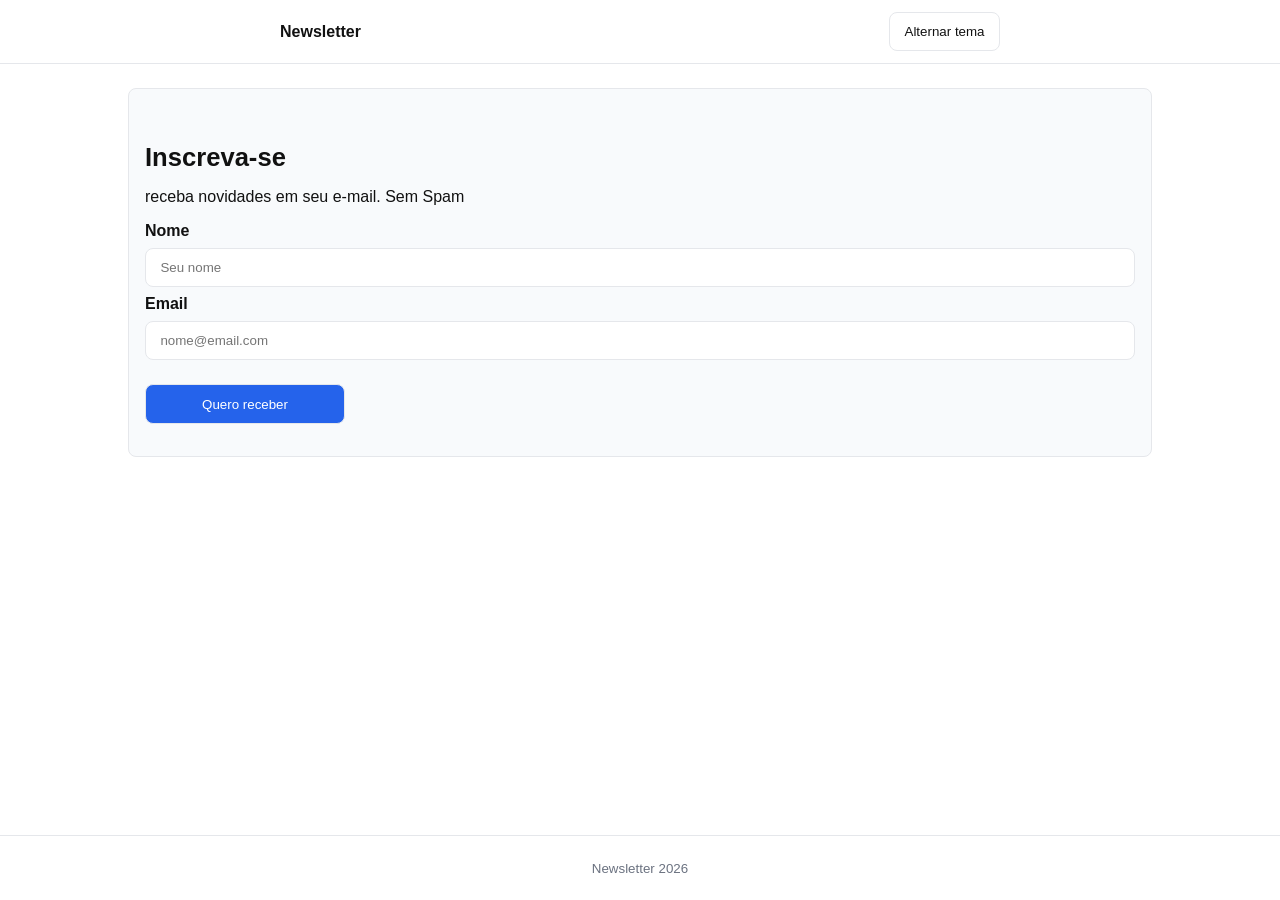
<file: hospedagem/index.html>
<!DOCTYPE html>
<html lang="pt-br">
<head>
    <meta charset="UTF-8">
    <meta name="viewport" content="width=device-width, initial-scale=1.0">
    <title>Newsletter</title>
    <link rel="stylesheet" href="style.css">
    <script src="app.js" defer></script>
</head>
<body>
    <header class="topo">
        <div class="container">
            <strong>Newsletter</strong>
            <button id="btnTema" class="btn">Alternar tema</button>
        </div>
    </header>

    <main class="container">
        <section class="caixa">
            <h1>Inscreva-se</h1>
            <p>receba novidades em seu e-mail. Sem Spam</p>

            <form>
                <label for="Name">Nome</label>
                <input type="text" name="nome" id="nome" placeholder="Seu nome">

                <label for="email">Email</label>
                <input type="email" name="email" id="email" placeholder="nome@email.com">

                <button type="submit" class="btn primario">Quero receber</button>
            </form>
        </section>
    </main>

    <footer class="rodape">
        <div class="container">
            <small>Newsletter <span id="ano"></span></small>
        </div>
    </footer>
</body>
</html>
</file>
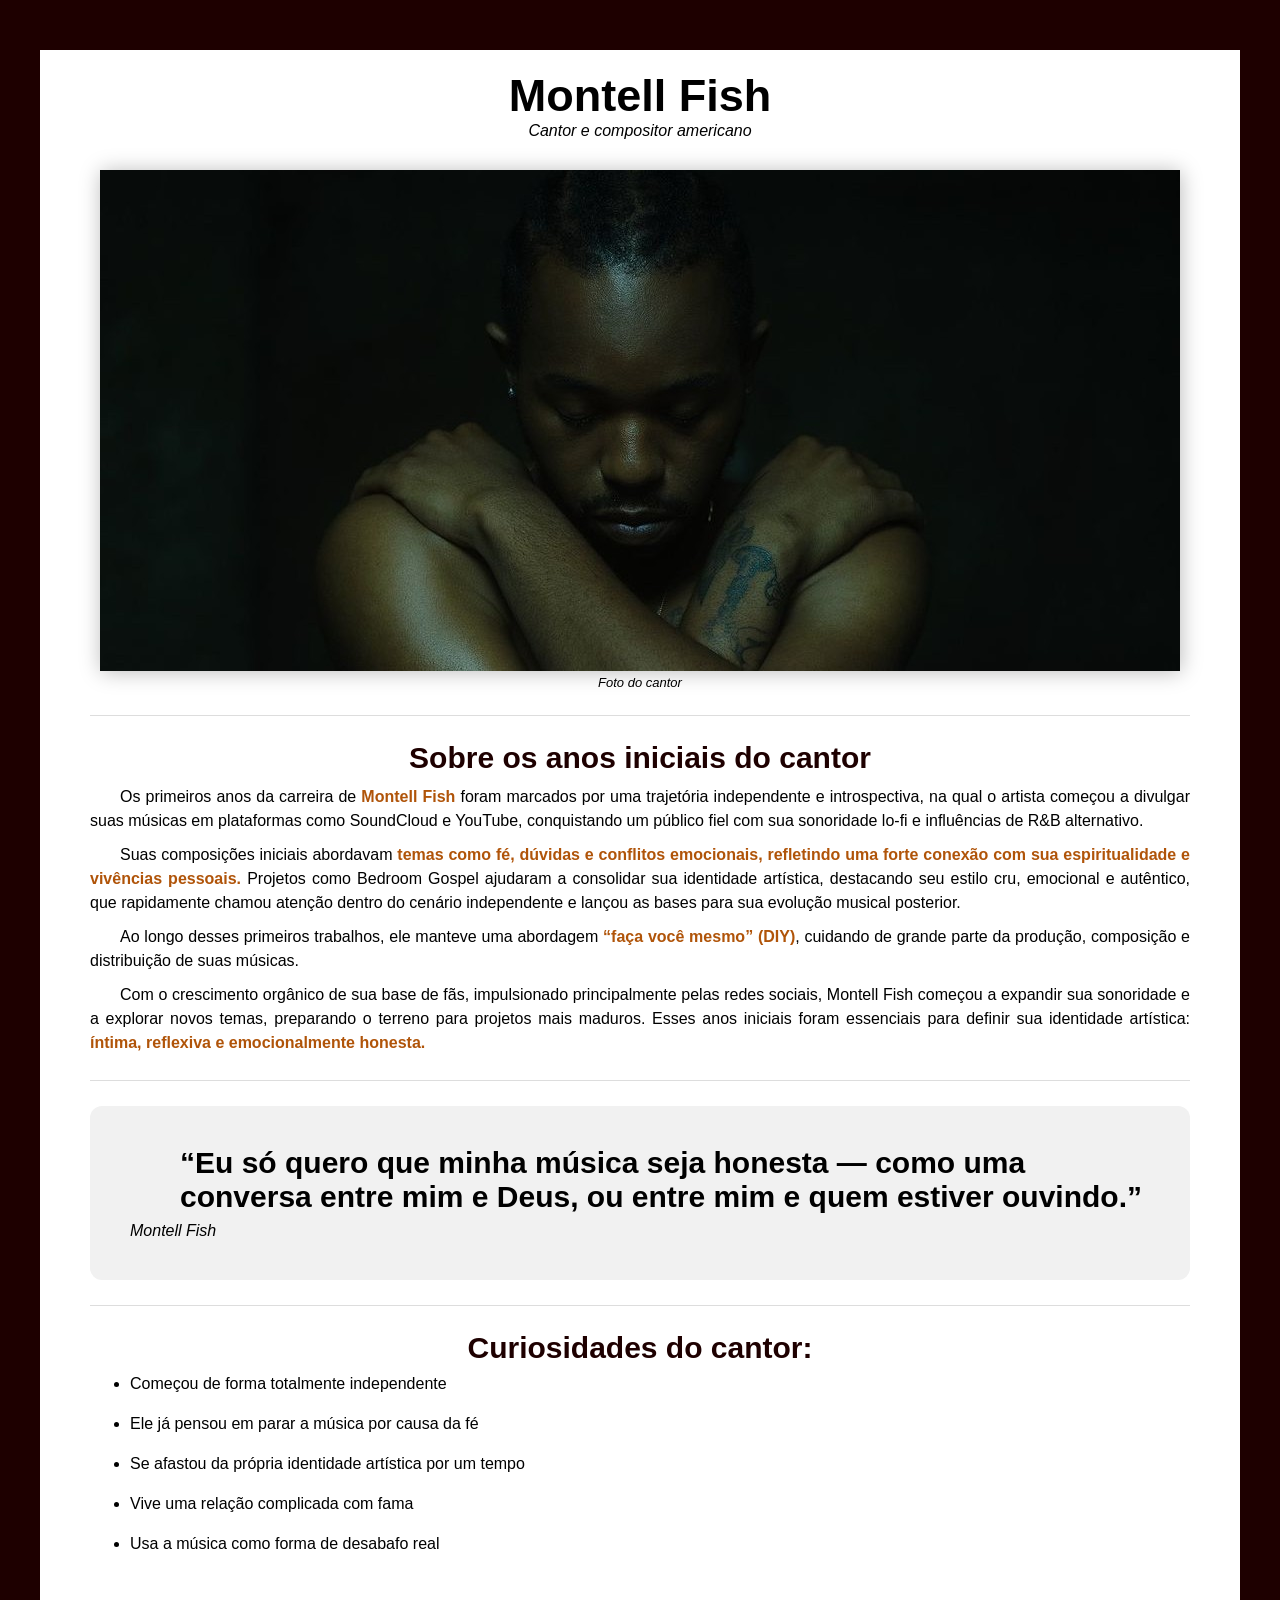
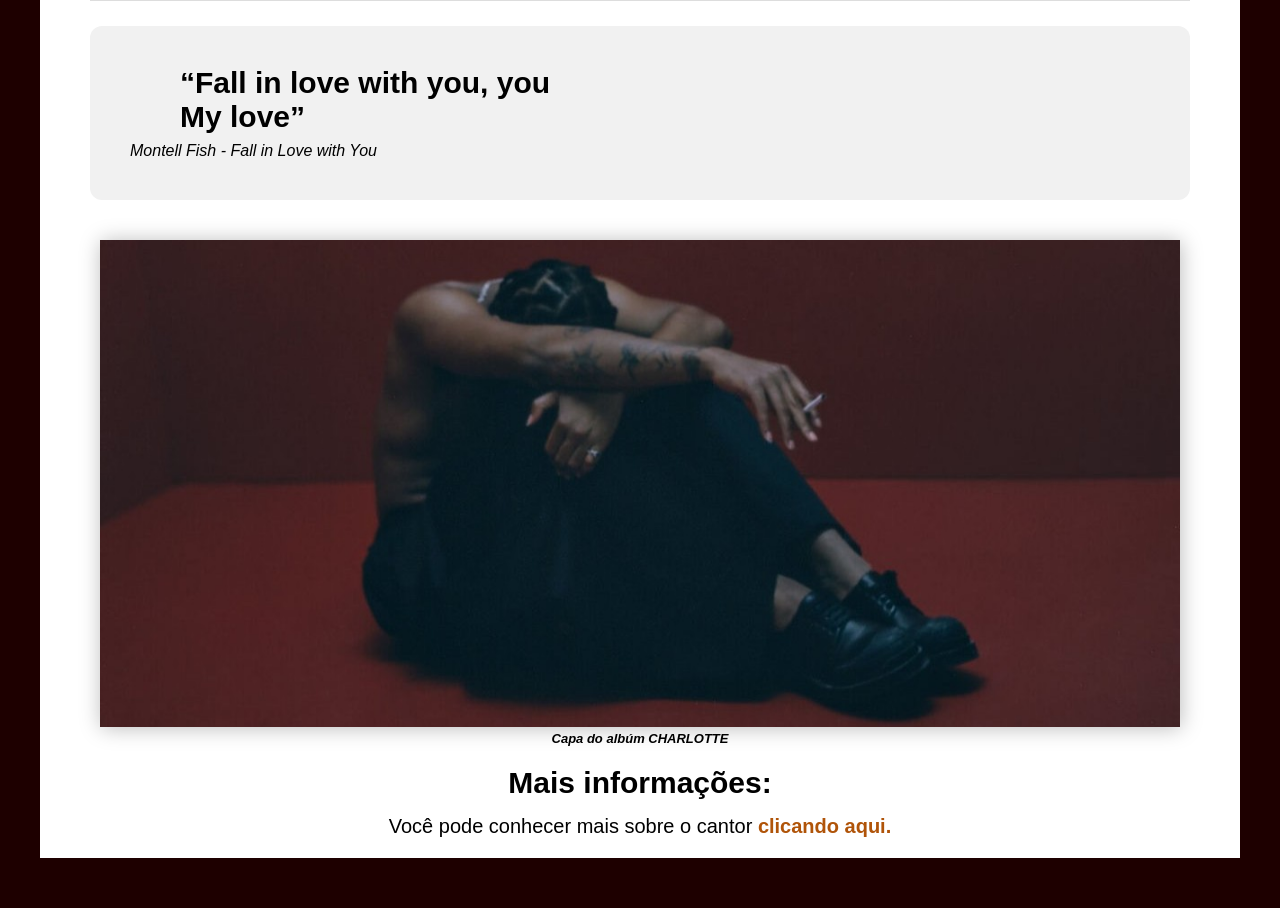
<file: projeto1/index.html>
<!DOCTYPE html>
<html lang="pt-br">
<head>
    <meta charset="UTF-8">
    <meta name="viewport" content="width=device-width, initial-scale=1.0">
    <title>Página de Tributo: Montell Fish</title>
    <link rel="stylesheet" href="styles/style.css">
</head>
<body>
    <div class="container">
        <!--header-->
        <header>
            <h1 class="main-title">Montell Fish</h1>
            <p class="main-paragraph">Cantor e compositor americano</p>
        </header>

        <!--imagem de destaque-->
        <section class="featured-image">
            <figure>
                <img src="assets/montellfish1.jpeg" alt="Imagem Montell Fish">
                <figcaption>Foto do cantor</figcaption>
            </figure>
        </section>

        <!--biografia-->
        <section class="biography-container">
            <h2>Sobre os anos iniciais do cantor</h2>
            <p>Os primeiros anos da carreira de <strong>Montell Fish</strong> foram marcados por uma trajetória independente e introspectiva, na qual o artista começou a divulgar suas músicas em plataformas como SoundCloud e YouTube, conquistando um público fiel com sua sonoridade lo-fi e influências de R&B alternativo.</p>
            
            <p>Suas composições iniciais abordavam <strong>temas como fé, dúvidas e conflitos emocionais, refletindo uma forte conexão com sua espiritualidade e vivências pessoais.</strong> Projetos como Bedroom Gospel ajudaram a consolidar sua identidade artística, destacando seu estilo cru, emocional e autêntico, que rapidamente chamou atenção dentro do cenário independente e lançou as bases para sua evolução musical posterior.</p>

            <p>Ao longo desses primeiros trabalhos, ele manteve uma abordagem <strong>“faça você mesmo” (DIY)</strong>, cuidando de grande parte da produção, composição e distribuição de suas músicas.</p>

            <p>Com o crescimento orgânico de sua base de fãs, impulsionado principalmente pelas redes sociais, Montell Fish começou a expandir sua sonoridade e a explorar novos temas, preparando o terreno para projetos mais maduros. Esses anos iniciais foram essenciais para definir sua identidade artística: <strong> íntima, reflexiva e emocionalmente honesta.</strong></p>
        </section>

        <!--citação-->
        <section class="quotes-container">
            <blockquote>
                “Eu só quero que minha música seja honesta — como uma conversa entre mim e Deus, ou entre mim e quem estiver ouvindo.”
            </blockquote>
            <p>Montell Fish</p>
        </section>

        <!--curiosidades-->
        <section class="curiosities-container">
            <h2>Curiosidades do cantor:</h2>

            <ul>
                <li>Começou de forma totalmente independente</li>
                <li>Ele já pensou em parar a música por causa da fé</li>
                <li>Se afastou da própria identidade artística por um tempo</li>
                <li>Vive uma relação complicada com fama</li>
                <li>Usa a música como forma de desabafo real</li>
            </ul>
        </section>

        <!--citação 2-->
        <section class="quotes-container">
            <blockquote>
                “Fall in love with you, you <br>
                My love”
            </blockquote>
            <p>Montell Fish - Fall in Love with You</p>
        </section>

        <!--imagem 2-->
        <section class="image-bold">
            <figure>
                <img src="assets/montellfish2.jpg" alt="Capa do albúm">
                <figcaption>Capa do albúm CHARLOTTE</figcaption>
            </figure>
            
        </section>

        <!--mais informações-->
        <section class="moreinfo-container">
            <h2>Mais informações:</h2>
            <p>Você pode conhecer mais sobre o cantor <a href="https://en.wikipedia.org/wiki/Montell_Fish">clicando aqui.</a></p>
        </section>
    </div>
    
</body>
</html>
</file>
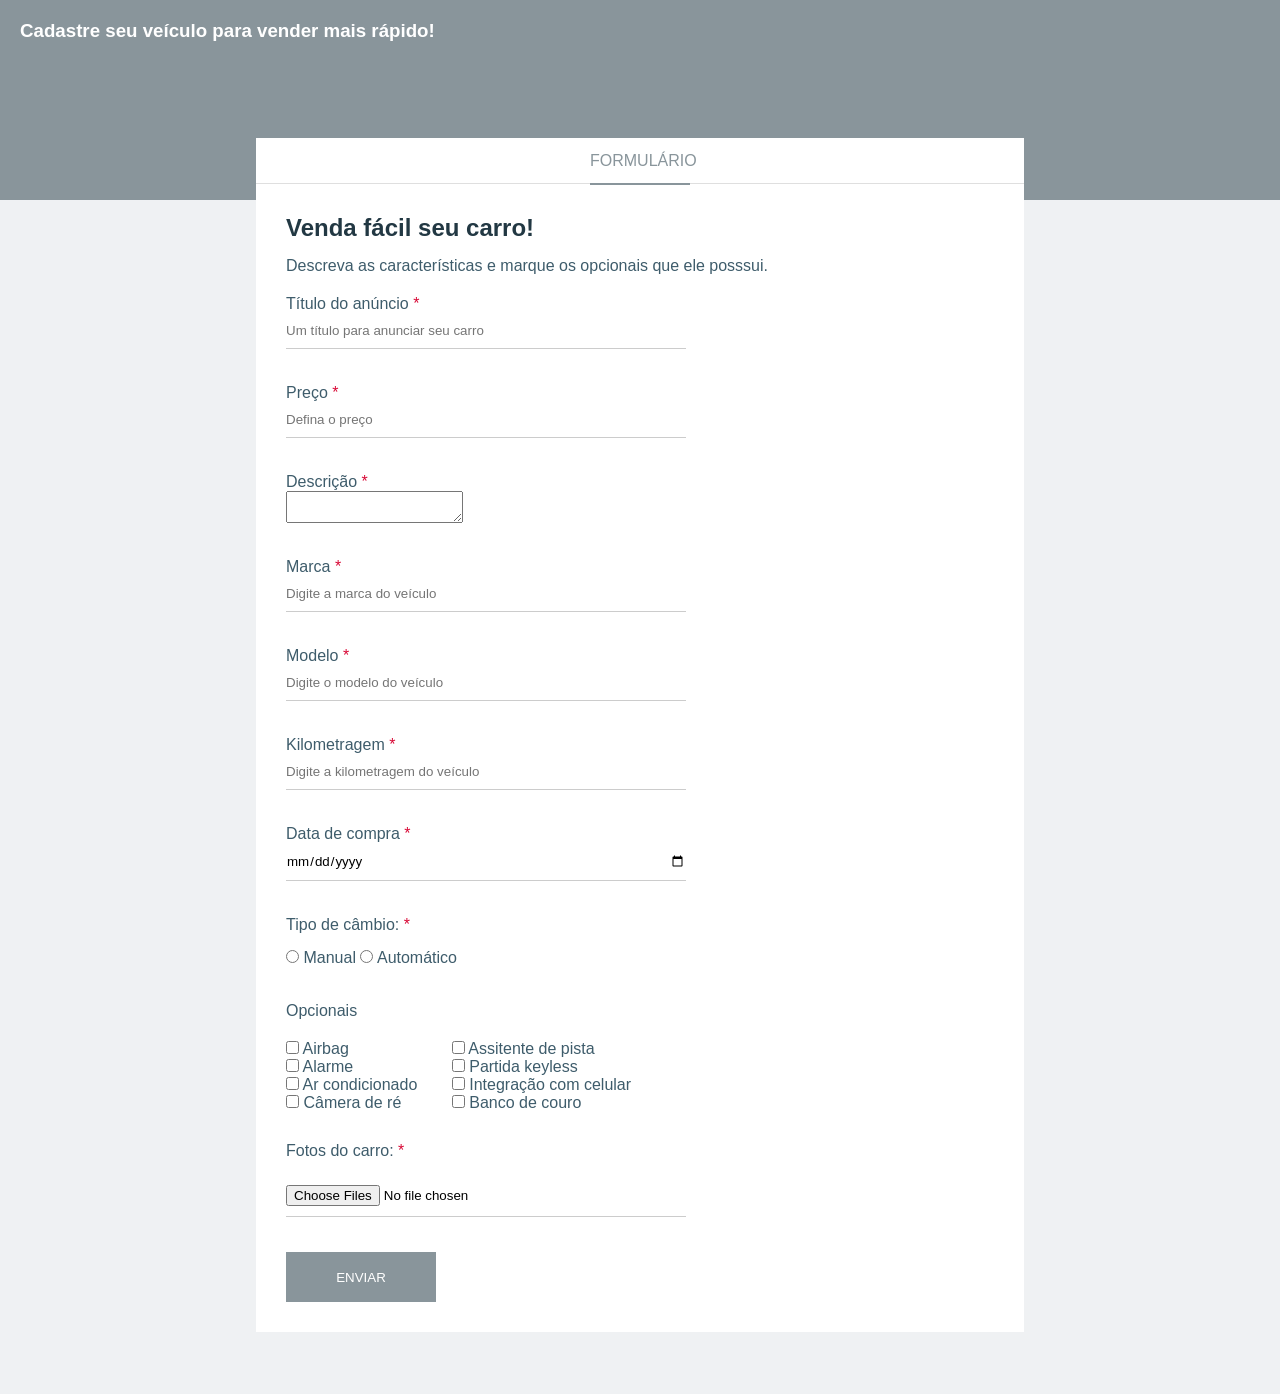
<file: projeto2/index.html>
<!DOCTYPE html>
<html lang="pt-br">

<head>
    <meta charset="UTF-8">
    <meta name="viewport" content="width=device-width, initial-scale=1.0">
    <title>Venda seu carro</title>
    <link rel="stylesheet" href="style/style.css">
</head>

<body>
    <div class="container">
        <!--header-->
        <header>
            <h3>Cadastre seu veículo para vender mais rápido!</h3>
        </header>
    </div>

    <div action="##" class="form-container">
        <section class="form-header">
            <p>Formulário</p>
        </section>

        <section class="form-body">
            <h1>Venda fácil seu carro!</h1>

            <p>Descreva as características e marque os opcionais que ele posssui.</p>

            <form>
                <!--titulo-->
                <div class="box-input">
                    <label for="title">Título do anúncio <span class="required-field">*</span></label>

                    <input 
                    type="text" 
                    name="title" 
                    id="title" 
                    class="block" 
                    placeholder="Um título para anunciar seu carro" 
                    minlength="1" 
                    maxlength="30" 
                    required>
                </div>

                <!--preço-->
                <div class="box-input">
                    <label for="price">Preço <span class="required-field">*</span></label>

                    <input 
                    type="number" 
                    name="price" 
                    id="price" 
                    class="block" 
                    placeholder="Defina o preço" 
                    required>
                </div>

                <!--descrição-->
                <div class="box-input">
                    <label for="description">Descrição <span class="required-field">*</span></label>

                    <textarea 
                    name="description" 
                    id="description"
                    class="block"
                    placeholder="Coloque os detalhes do veículo, ex: possui algum arranhão">
                    </textarea>
                </div>

                <!--marca-->
                <div class="box-input">
                    <label for="brand">Marca <span class="required-field">*</span></label>

                    <input 
                    type="text" 
                    name="brand" 
                    id="brand" 
                    class="block" 
                    placeholder="Digite a marca do veículo"
                    required>
                </div>

                <!--modelo-->
                <div class="box-input">
                    <label for="model">Modelo <span class="required-field">*</span></label>

                    <input 
                    type="text" 
                    name="model" 
                    id="model" 
                    class="block" 
                    placeholder="Digite o modelo do veículo"
                    required>
                </div>

                <!--kilometragem-->
                <div class="box-input">
                    <label for="mileage">Kilometragem <span class="required-field">*</span></label>

                    <input 
                    type="number" 
                    name="mileage" 
                    id="mileage" 
                    class="block" 
                    placeholder="Digite a kilometragem do veículo"
                    required>
                </div>

                <!--data compra-->
                <div class="box-input">
                    <label for="purchase_date">Data de compra <span class="required-field">*</span></label>

                    <input 
                    type="date" 
                    name="purchase_date" 
                    id="purchase_date" 
                    class="block" 
                    placeholder="Digite a kilometragem do veículo"
                    required>
                </div>

                <!--câmbio-->
                <div class="box-input">
                    <p>Tipo de câmbio: <span class="required-field">*</span></p>

                    <input type="radio" id="manual" name="gear">
                    <label for="manual">Manual</label>
                    
                    <input type="radio" id="auto" name="gear">
                    <label for="auto">Automático</label>
                </div>

                <!--opcionais-->
                <div class="optional-box">
                    <p>Opcionais </p>

                    <ul class="optional-list">
                        <!--airbag-->
                        <li>
                            <input 
                            type="checkbox" 
                            id="airbag" 
                            name="optional[]" 
                            value="airbag">

                            <label for="airbag">Airbag</label>
                        </li>

                        <!--alarme-->
                        <li>
                            <input 
                            type="checkbox" 
                            id="alarm" 
                            name="optional[]" 
                            value="alarm">

                            <label for="alarm">Alarme</label>
                        </li>

                        <!--ar condicionado-->
                        <li>
                            <input 
                            type="checkbox" 
                            id="ac" 
                            name="optional[]" 
                            value="ac">

                            <label for="ac">Ar condicionado</label>
                        </li>

                        <!--camera ré-->
                        <li>
                            <input 
                            type="checkbox" 
                            id="reverse_camera" 
                            name="optional[]" 
                            value="reverse_camera">

                            <label for="reverse_camera">Câmera de ré</label>
                        </li>
                    </ul>
                </div>

                <!--opcionais2-->
                <div class="optional-box">

                    <ul class="optional-list">
                        <!--assistente pista-->
                        <li>
                            <input 
                            type="checkbox" 
                            id="lane_assist" 
                            name="optional[]" 
                            value="lane_assist">

                            <label for="lane_assist">Assitente de pista</label>
                        </li>

                        <!--keyless-->
                        <li>
                            <input 
                            type="checkbox" 
                            id="keyless" 
                            name="optional[]" 
                            value="keyless">

                            <label for="keyless">Partida keyless</label>
                        </li>

                        <!--integração celular-->
                        <li>
                            <input 
                            type="checkbox" 
                            id="smartphone" 
                            name="optional[]" 
                            value="smartphone">

                            <label for="smartphone">Integração com celular</label>
                        </li>

                        <!--banco couro-->
                        <li>
                            <input 
                            type="checkbox" 
                            id="leather_seat" 
                            name="optional[]" 
                            value="leather_seat">

                            <label for="leather_seat">Banco de couro</label>
                        </li>
                    </ul>
                </div>

                <!--fotos-->
                <div class="box-input">
                    <p>Fotos do carro: <span class="required-field">*</span></p>

                    <input 
                    type="file"
                    multiple
                    accept="image/png, image/jpg"
                    id="images"
                    name="images"
                    required>
                </div>

                <input type="submit" value="Enviar" class="btn-submit">
            </form>
        </section>

    </div>

</body>

</html>
</file>
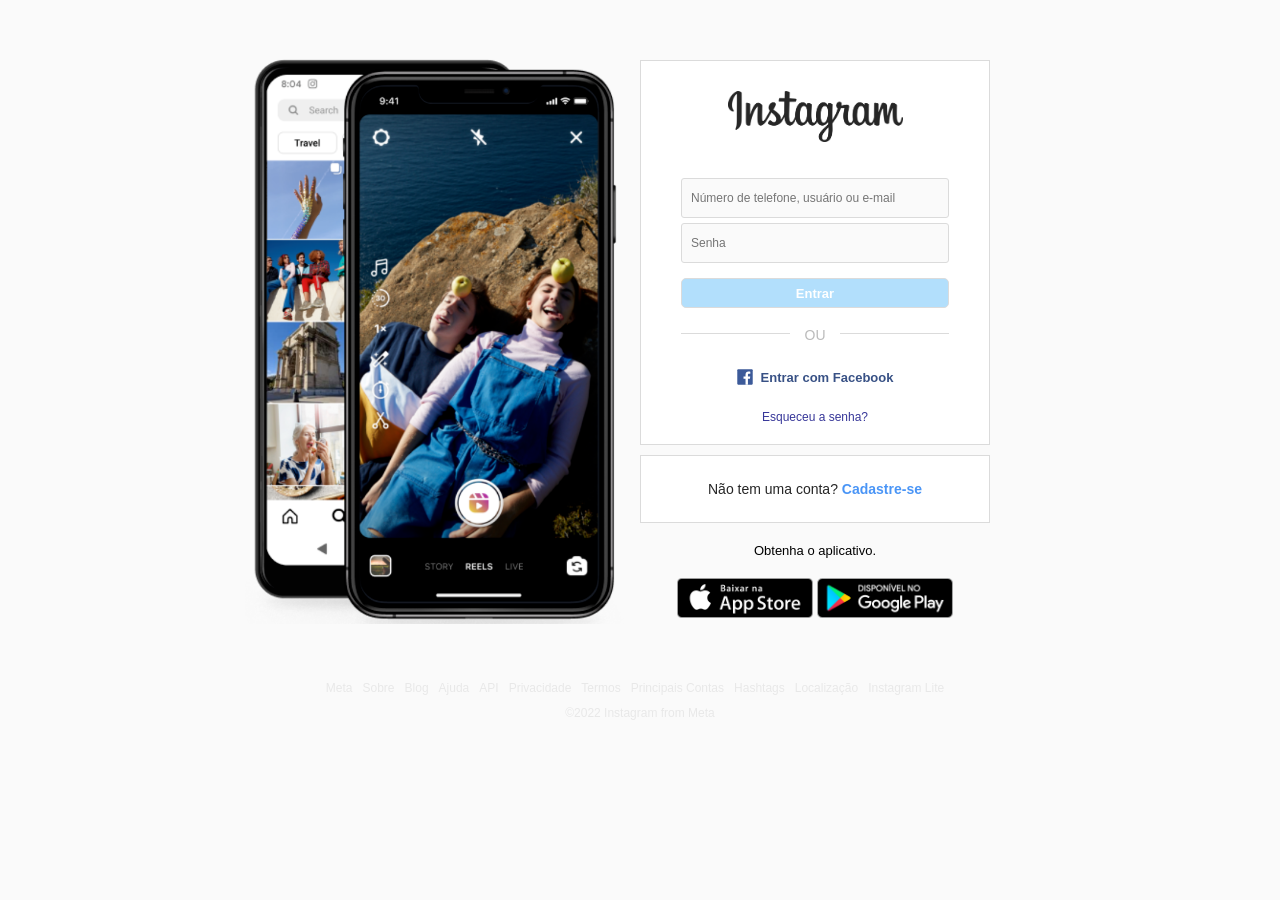
<file: projeto4/index.html>
<!DOCTYPE html>
<html lang="pt-br">

<head>
    <meta charset="UTF-8">
    <meta name="viewport" content="width=device-width, initial-scale=1.0">
    <title>Instagram</title>
    <link rel="stylesheet" href="styles/style.css">
    <link rel="shortcut icon" href="assets/favicon.png" type="image/x-icon">
</head>

<body>
    <main>
        <div id="main-container">
            <!--banner container-->
            <div id="banner-container">
                <img src="assets/banner2.png" alt="Crie uma conta no Instagram">
            </div>

            <!--login e registro-->
            <div id="form-container">
                <div id="form-box">
                    <img id="logo-insta" src="assets/logo_instagram.png" alt="Instagram">

                    <form id="login-form">
                        <input type="text" name="username" placeholder="Número de telefone, usuário ou e-mail">

                        <input type="password" name="password" placeholder="Senha">

                        <input type="submit" value="Entrar" id="">

                    </form>

                    <div class="separator">
                        <div class="line"></div>
                        <span>Ou</span>
                    </div>

                    <div id="other-links">
                        <div id="facebook-login">
                            <a href="#">
                                <img src="assets/logo_facebook.svg" alt="Facebook login">
                                <span>Entrar com Facebook</span>
                            </a>
                        </div>

                        <div id="forgot-pass">
                            <a href="#">Esqueceu a senha?</a>
                        </div>
                    </div>

                </div>

                <div id="register-container">
                    <p>Não tem uma conta? <a href="#">Cadastre-se</a></p>
                </div>

                <div id="get-app-container">
                    <p>Obtenha o aplicativo.</p>
                    <a href="#">
                        <img src="assets/apple_btn.png" alt="Apple Store">
                    </a>

                    <a href="#">
                        <img src="assets/gplay_btn.png" alt="Google Play">
                    </a>
                </div>
            </div>


        </div>
    </main>

    <footer>
        <nav>
            <ul id="footer-links">
                <li><a href="#">Meta</a></li>
                <li><a href="#">Sobre</a></li>
                <li><a href="#">Blog</a></li>
                <li><a href="#">Ajuda</a></li>
                <li><a href="#">API</a></li>
                <li><a href="#">Privacidade</a></li>
                <li><a href="#">Termos</a></li>
                <li><a href="#">Principais Contas</a></li>
                <li><a href="#">Hashtags</a></li>
                <li><a href="#">Localização</a></li>
                <li><a href="#">Instagram Lite</a></li>
            </ul>
        </nav>

        <p id="copyright">&copy;2022 Instagram from Meta </p>
    </footer>
</body>

</html>
</file>
<file: hospedagem/style.css>
/*temas*/
:root{
    --bg: #fff;
    --texto: #111;
    --borda: #e5e7eb;
    --caixa: #f8fafc;
    --acao: #2563eb;
}

[data-tema="escuro"]{
    --bg: #0b1220;
    --texto: #e5e7eb;
    --borda: #1f2937;
    --caixa: #111827;
    --acao: #1a89b9;
}

/*padrão*/
*{
    box-sizing: border-box;
}

html,body{
    height: 100%;
}

body{
    margin: 0;
    font-family: Arial;
    min-height: 100vh;
    display: flex;
    flex-direction: column;
    background-color: var(--bg);
    color: var(--texto);
}

.topo{
    border-bottom: 1px solid var(--borda);
}

.topo .container{
    display: flex;
    align-items: center;
    justify-content: space-around;
    padding: .75rem 1rem;
}

.caixa{
    border: 1px solid var(--borda);
    background-color: var(--caixa);
    border-radius: .5rem;
    padding: 2rem 1rem;
    max-width: 80%;
    margin: 1.5rem auto;
}

h1{
    margin-bottom: .5rem;
    font-size: 1.6rem;
}

p{
    margin: 1rem 0;
}

form{
    display: grid;
    gap: .5rem;
}

label{
    font-weight: 600;
}

input{
    padding: .7rem .9rem;
    border: 1px solid var(--borda);
    border-radius: .5rem;
    background-color: var(--bg);
    color: var(--texto);
 }

 .btn{
    padding: .7rem .9rem;
    border: 1px solid var(--borda);
    background-color: var(--bg);
    color: var(--texto);
    border-radius: .5rem;
    cursor: pointer;
    max-width: 200px;
 }

 .btn.primario{
    margin-top: 1rem;
    background-color: var(--acao);
    color: #fff;
 }

 .rodape{
    border-top: 1px solid var(--borda);
    height: 65px;
    display: flex;
    align-items: center;
    justify-content: center;
    color: #6b7280;
    margin-top: auto;
 }
</file>
<file: projeto1/styles/style.css>
*{
    margin: 0;
    padding: 0;
}

body{
    font-family: Helvetica;
    background-color: #1e0000;
}

.container{
    max-width: 1100px;
    background-color: #fff;
    position: relative;
    margin: 50px auto;
    padding: 20px 50px;

}

strong{
    font-weight: bolder;
    color: #b05409;
}

/*header*/
header{
    text-align: center;

    .main-title{
        font-size: 45px;
    }

    .main-paragraph{
        font-style: italic;
    }
}

/*imagem destaque*/
.featured-image{
    text-align: center;
    margin-top: 30px;
    margin-bottom: 18px;

    figure{
        img{
            box-shadow:1px 1px 20px #00000045;
        }

        figcaption{
            font-size: 13px;
            font-style: italic;
        }
    }
}

/*biografia*/
.biography-container{
    text-align: justify;
    padding: 25px 0;
    margin: 25px 0;
    border-top: 1px solid #ddd;
    border-bottom: 1px solid #ddd;

    h2{
        text-align: center;
        font-size: 30px;
        color: #1e0000;
    }

    p{
        line-height: 1.5;
        margin-top: 10px;
        text-indent: 30px;
    }
}

/*quotes*/
.quotes-container{
    background-color: #f1f1f1;
    padding: 40px;
    border-radius: 12px;

    blockquote{
        font-weight: bold;
        font-size: 30px;
        padding-left: 50px;
    }

    p{
        font-style: italic;
        margin-top: 8px;
    }
}

.curiosities-container{
    padding: 25px 30px;
    margin: 25px 0;
    border-top: 1px solid #ddd;
    border-bottom: 1px solid #ddd;

    h2{
        text-align: center;
        font-size: 30px;
        color: #1e0000;
    }

    ul{
        margin: 10px;

        li{
        height: 30px;
        margin-top: 10px;
    }
    }
    
}

/*imagem 2*/
.image-bold{
    font-weight: bold;
    text-align: center;
    margin-top: 40px;

    figure{
        img{
            box-shadow:1px 1px 20px #00000045;
            max-width: 1080px;
        }

        figcaption{
            font-size: 13px;
            font-style: italic;
        }
    }
}

/*mais informações*/
.moreinfo-container{
    margin-top: 20px;
    text-align: center;

    h2{
        font-size: 30px;
    }
    p{
        margin-top: 15px;
        font-size: 20px;
        
        a{
            text-decoration: double;
            color: #b05409;
            font-weight: bold;
        }
    }
}
</file>
<file: projeto2/style/style.css>
/*reset*/
*{
    margin: 0;
    padding: 0;
    font-family: Arial, Helvetica, sans-serif;
}

body{
    background-color: #EFF1F3;
}

h1,h3{
    color: #223843;
}

p,label{
    color: #3e5c6b;
}

input{
    border: none;
    border-bottom: 1px solid #ccc;
    padding: 10px 0;
}

input[type="text"],input[type="number"],input[type="date"],input[type="file"]{
    width: 400px;
}

/*header*/
header{
    height: 160px;
    padding: 20px;
    background-color: #89959B;

    h3{
        color: #fff;
        margin-top: 0;
    }
}

/*form container*/
.form-container{
    background-color: #fff;
    width: 60%;
    margin: 0 auto;
    position: relative;
    top: -62px;
}

/*form header*/
.form-header{
    border-bottom: 1px solid #dfdfdf;
    height: 45px;

    p{
        color: #89959B;
        text-transform: uppercase;
        border-bottom: 2px solid #89959B;
        width: 100px;
        text-align: center;
        margin: 0 auto;
        height: 45px;
        line-height: 45px;
    }
}

/*form body*/
.form-body{
    padding: 30px;

    h1{
        margin-bottom: 15px;
    }

    p{
        margin-bottom: 20px;
    }
}

.required-field{
    color: #d80835;
}

.box-input{
    margin-bottom: 35px;

    p{
        margin-bottom: 15px;
    }
}

.block{
    display: block;
}

.optional-box{
    display: inline-block;
    margin: 0 30px 30px 0;
}

.optional-list li{
    list-style: none;
}

.btn-submit{
    background-color: #89959B;
    color: #fff;
    border: 2px solid transparent;
    width: 150px;
    height: 50px;
    cursor: pointer;
    text-transform: uppercase;
    transition: 0.5s;

    &:hover{
        background-color: #fff;
        border-color: #89959B;
        color: #89959B;
    }
}
</file>
<file: projeto4/styles/style.css>
/*geral*/
*{
    margin: 0;
    padding: 0;
    box-sizing: border-box;
    font-family: Helvetica;
}

body{
    background-color: #fafafa;
}

/*containers*/
#main-container{
    display: flex;
    margin-top: 30px;
}

#banner-container, #form-container{
    flex: 1 1 0;
    width: 50%;
}

#banner-container{
    text-align: right;
}

#banner-container img{
    width: 100%;
    margin-right: 15px;
    margin-top: 25px;
    max-width: 380px;
}

#form-container{
    text-align: center;
}

/*login form*/
#form-box{
    background-color: #fff;
    border: 1px solid #dbdbdb;
    width: 350px;
    margin-top: 30px;
}

#logo-insta{
    width: 175px;
    height: 51px;
    margin: 30px auto 12px;
}

#login-form{
    margin-top: 20px;
}

#login-form input{
    display: block;
    font-size: 12px;
    padding: 12px 9px;
    background-color: #fafafa;
    border: 1px solid #dbdbdb;
    border-radius: 3px;
    width: 268px;
    margin: 5px auto;
}

#login-form input[type="submit"]{
    background-color: #b2dffc;
    color: #fff;
    margin-top: 15px;
    border-radius: 5px;
    height: 30px;
    font-size: 13px;
    padding: 0;
    font-weight: bold;
}

/*separador*/
.separator{
    position: relative;
}

.line{
    border-top: 1px solid #dbdbdb;
    width: 268px;
    margin: 25px auto 35px;
}

.separator span{
    position: absolute;
    text-transform: uppercase;
    color: #bbb;
    background-color: #fff;
    top: -6px;
    width: 50px;
    margin-left: -25px;
    font-size: 14px;
}

/*facebook login*/
#facebook-login{
    margin-bottom: 25px;
}

#facebook-login a{
    text-decoration: none;
    color: #385185;
    display: flex;
    align-items: center;
    justify-content: center;
}

#facebook-login img{
    width: 16px;
    height: 16px;
    margin-right: 8px;
}

#facebook-login span{
    font-weight: bold;
    font-size: 13px;
    margin-top: 1px;
}

/*forgot password*/
#forgot-pass{
    margin-bottom: 20px;
    font-size: 12px;
}

#forgot-pass a{
    text-decoration: none;
    color: #373799;
}

/*register*/
#register-container{
    background-color: #fff;
    border: 1px solid #dbdbdb;
    width: 350px;
    margin-top: 10px;
    padding: 25px;
}

#register-container p{
    font-size: 14px;
    color: #262626;
}

#register-container a{
    color: #4a95f6;
    font-weight: bold;
    text-decoration: none;
}

/*get app*/
#get-app-container{
    text-align: center;
    width: 350px;
}

#get-app-container p{
    margin: 20px 0;
    font-size: 13px;
}

#get-app-container a{
    text-decoration: none;
}

#get-app-container img{
    width: 136px;
    height: 40px;
}

/*footer*/
footer{
    text-align: left;
    width: 1000px;
    margin: 50px auto;
    display: flex;
    flex-direction: column;
    justify-content: center;
    align-items: center;
}

#footer-links{
    display: flex;
    list-style: none;
}

#footer-links li{
    margin-right: 10px;
}

#copyright,#footer-links a{
    text-decoration: none;
    color: #e8e8e8;
    font-size: 12px;
}

#copyright{
    margin-top: 10px;
}

/*mobile*/
@media(max-width:450px){
    body{
        background-color: #fff;
    }

    #banner-container{
        display: none;
    }

    #main-container,#form-box{
        margin-top: 0;
    }

    #form-container,#form-box,#register-container,#get-app-container{
        width: 100%;
        border: none;
    }

    footer{
        width: 90%;
    }

    #footer-links{
        flex-wrap: wrap;
        justify-content: center;
        margin-bottom: 10px;
    }

}
</file>
